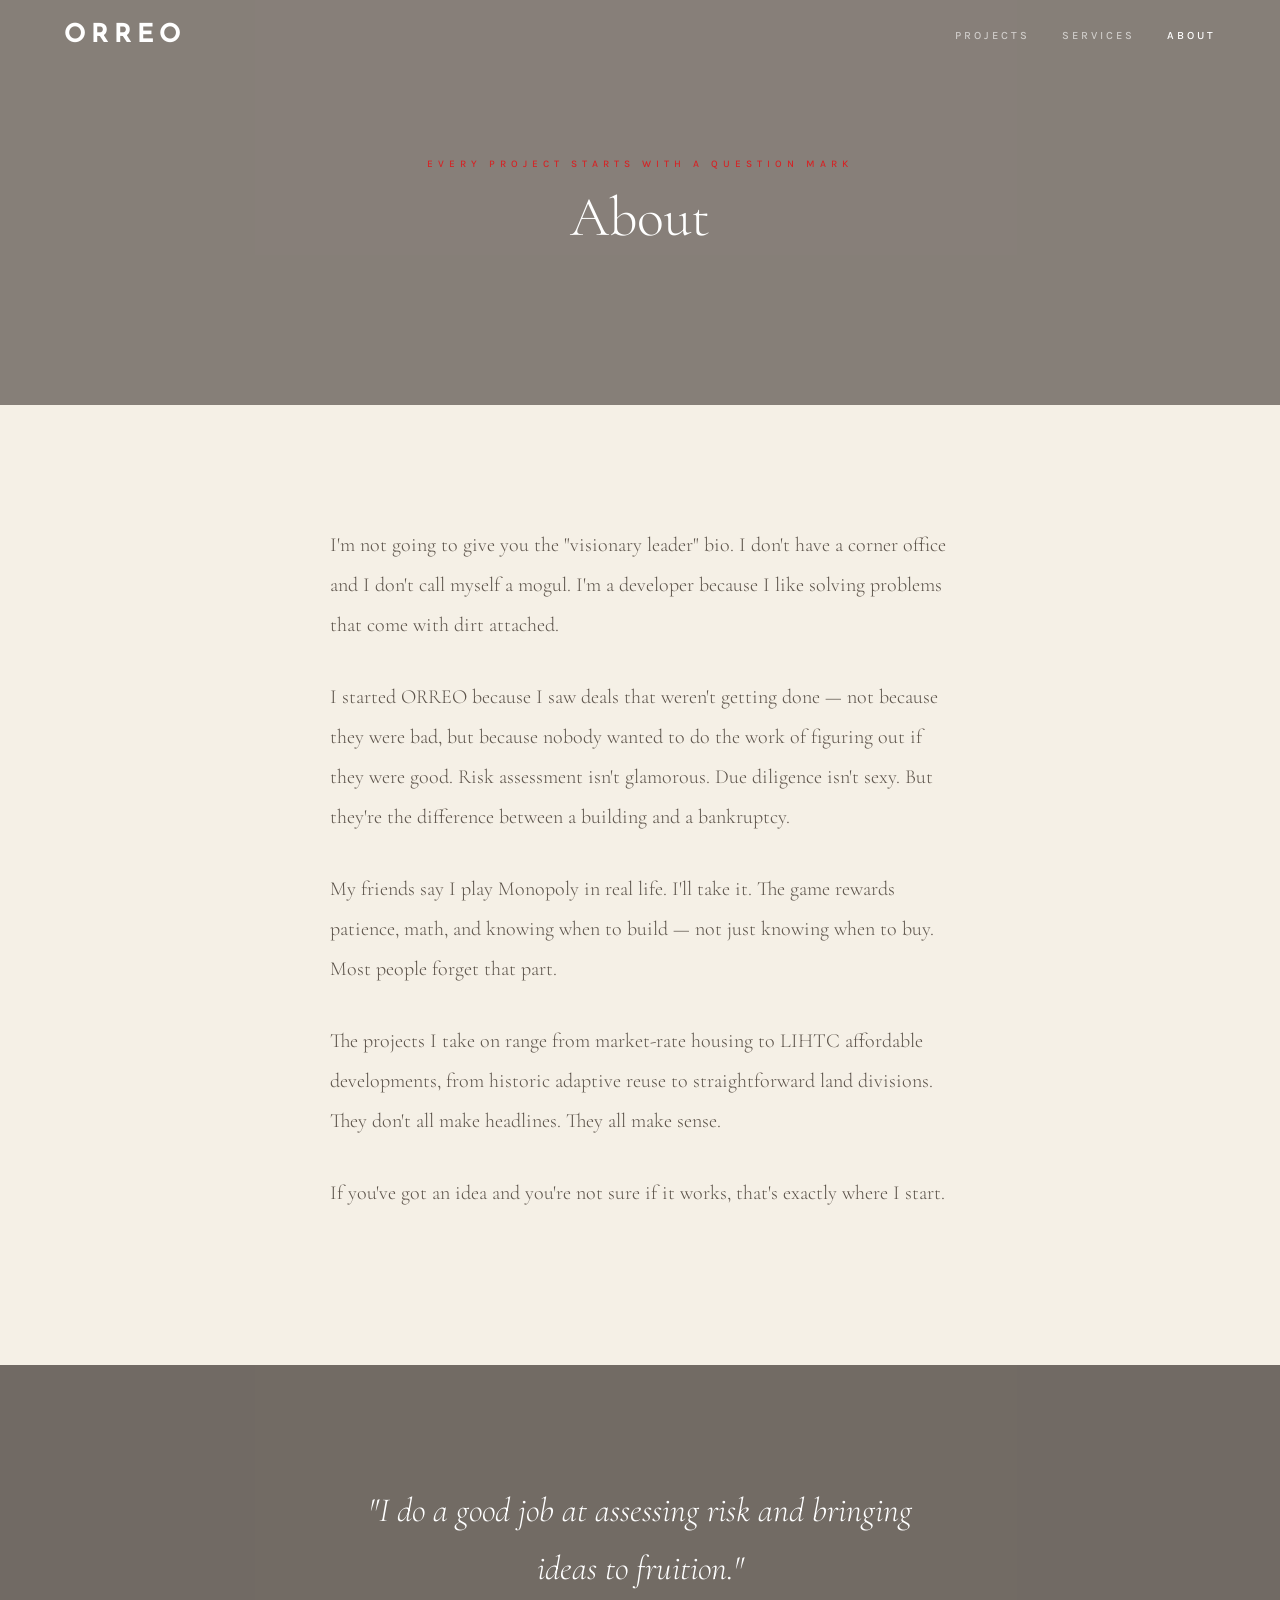
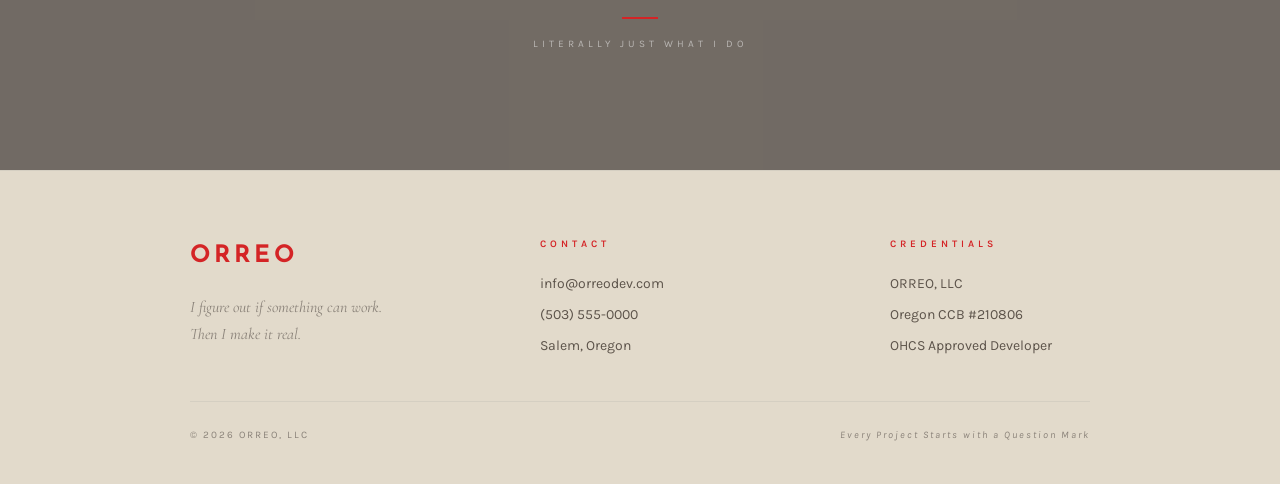
<file: about.html>
<!DOCTYPE html>
<html lang="en">
<head>
  <meta charset="UTF-8">
  <meta name="viewport" content="width=device-width, initial-scale=1.0">
  <title>About — ORREO</title>
  <link rel="stylesheet" href="style.css">
  <script src="https://identity.netlify.com/v1/netlify-identity-widget.js"></script>
</head>
<body>
  <nav class="nav">
    <a href="index.html" class="nav-logo">ORREO</a>
    <div class="nav-links">
      <a href="projects.html">Projects</a>
      <a href="services.html">Services</a>
      <a href="about.html" class="active">About</a>
    </div>
  </nav>

  <section class="hero short">
    <div class="hero-bg" style="background-image: url('https://images.unsplash.com/photo-1449844908441-8829872d2607?w=1600&q=80');"></div>
    <div class="hero-overlay" style="background: rgba(44,36,32,0.55);"></div>
    <div class="hero-content">
      <div class="label" style="margin-bottom: 12px;">Every Project Starts with a Question Mark</div>
      <h1 style="color: #fff;">About</h1>
    </div>
  </section>

  <section class="section bg-cream">
    <div class="bio">
      <p class="reveal">I'm not going to give you the "visionary leader" bio. I don't have a corner office and I don't call myself a mogul. I'm a developer because I like solving problems that come with dirt attached.</p>
      <p class="reveal">I started ORREO because I saw deals that weren't getting done — not because they were bad, but because nobody wanted to do the work of figuring out if they were good. Risk assessment isn't glamorous. Due diligence isn't sexy. But they're the difference between a building and a bankruptcy.</p>
      <p class="reveal">My friends say I play Monopoly in real life. I'll take it. The game rewards patience, math, and knowing when to build — not just knowing when to buy. Most people forget that part.</p>
      <p class="reveal">The projects I take on range from market-rate housing to LIHTC affordable developments, from historic adaptive reuse to straightforward land divisions. They don't all make headlines. They all make sense.</p>
      <p class="reveal">If you've got an idea and you're not sure if it works, that's exactly where I start.</p>
    </div>
  </section>

  <section class="hero short">
    <div class="hero-bg" style="background-image: url('https://images.unsplash.com/photo-1486718448742-163732cd1544?w=1600&q=80');"></div>
    <div class="hero-overlay" style="background: rgba(44,36,32,0.65);"></div>
    <div class="hero-content reveal">
      <div style="max-width: 580px; margin: 0 auto;">
        <div class="quote-text">"I do a good job at assessing risk and bringing ideas to fruition."</div>
        <div class="accent-line center"></div>
        <div class="quote-attr">Literally just what I do</div>
      </div>
    </div>
  </section>

  <footer class="footer" id="footer">
    <div class="footer-grid">
      <div class="footer-col">
        <div class="brand">ORREO</div>
        <div class="tagline">I figure out if something can work.<br>Then I make it real.</div>
      </div>
      <div class="footer-col">
        <div class="footer-col-title">Contact</div>
        <p>info@orreodev.com<br>(503) 555-0000<br>Salem, Oregon</p>
      </div>
      <div class="footer-col">
        <div class="footer-col-title">Credentials</div>
        <p>ORREO, LLC<br>Oregon CCB #210806<br>OHCS Approved Developer</p>
      </div>
    </div>
    <div class="footer-bottom">
      <span>&copy; 2026 ORREO, LLC</span>
      <span style="font-style: italic;">Every Project Starts with a Question Mark</span>
    </div>
  </footer>

  <script src="script.js"></script>
  <script>
    if (window.netlifyIdentity) {
      window.netlifyIdentity.on("init", user => {
        if (!user) {
          window.netlifyIdentity.on("login", () => {
            document.location.href = "/admin/";
          });
        }
      });
    }
  </script>
</body>
</html>
</file>
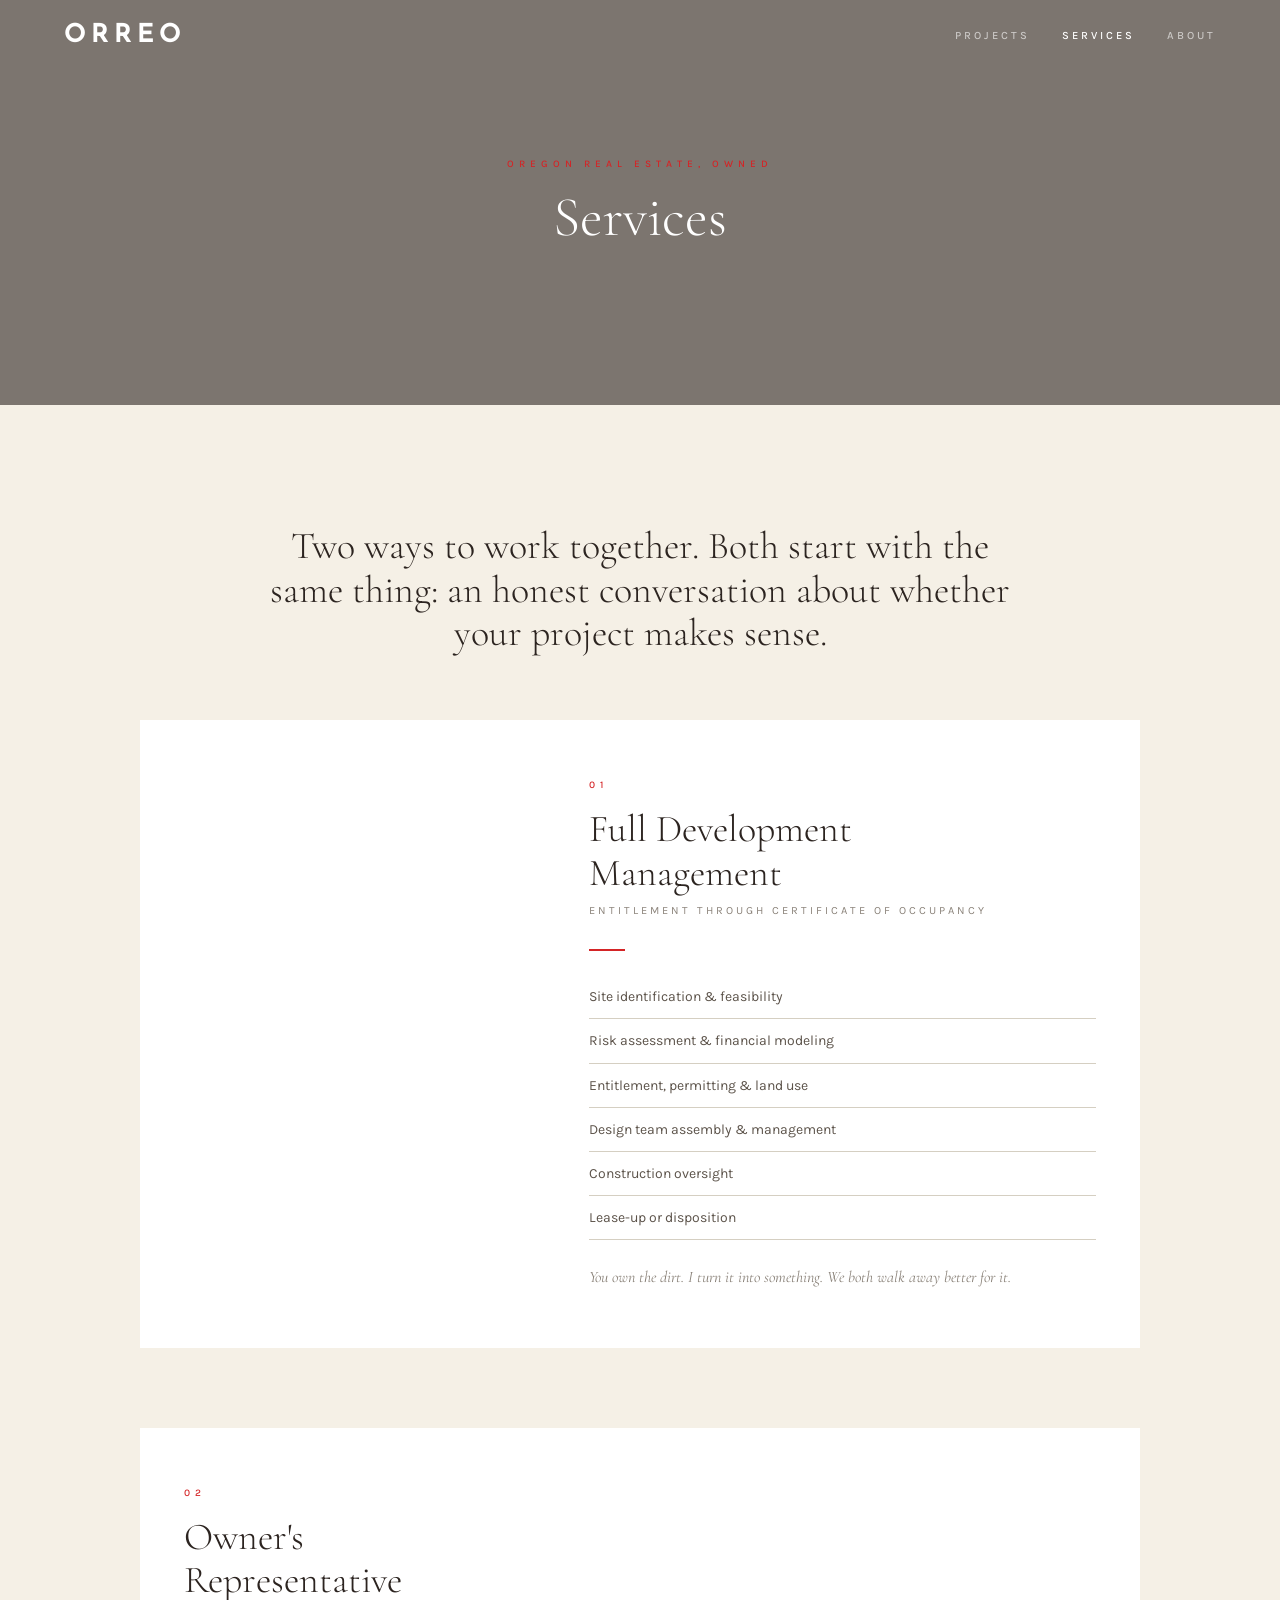
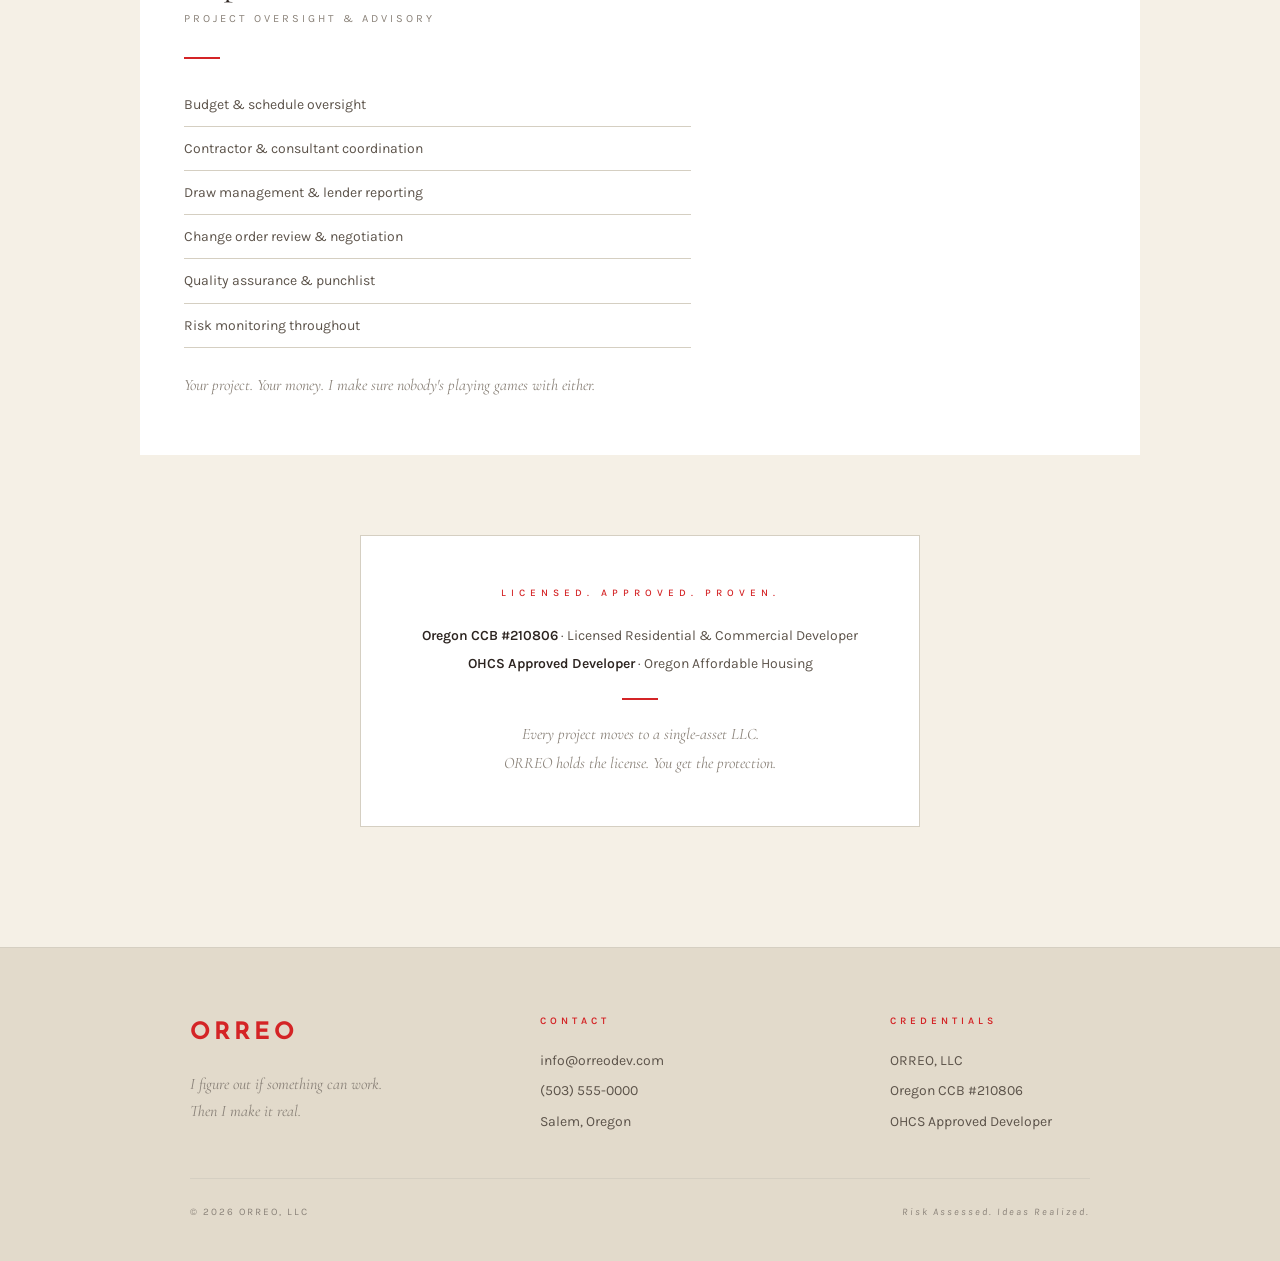
<file: services.html>
<!DOCTYPE html>
<html lang="en">
<head>
  <meta charset="UTF-8">
  <meta name="viewport" content="width=device-width, initial-scale=1.0">
  <title>Services — ORREO</title>
  <link rel="stylesheet" href="style.css">
  <script src="https://identity.netlify.com/v1/netlify-identity-widget.js"></script>
</head>
<body>
  <nav class="nav">
    <a href="index.html" class="nav-logo">ORREO</a>
    <div class="nav-links">
      <a href="projects.html">Projects</a>
      <a href="services.html" class="active">Services</a>
      <a href="about.html">About</a>
    </div>
  </nav>

  <section class="hero short">
    <div class="hero-bg" style="background-image: url('https://images.unsplash.com/photo-1541888946425-d81bb19240f5?w=1600&q=80');"></div>
    <div class="hero-overlay" style="background: rgba(44,36,32,0.6);"></div>
    <div class="hero-content">
      <div class="label" style="margin-bottom: 12px;">Oregon Real Estate, Owned</div>
      <h1 style="color: #fff;">Services</h1>
    </div>
  </section>

  <section class="section bg-cream">
    <div class="section-narrow reveal" style="margin-bottom: 64px;">
      <h2>Two ways to work together. Both start with the same thing: an honest conversation about whether your project makes sense.</h2>
    </div>

    <!-- Service 1 -->
    <div class="service-card reveal">
      <div class="service-text">
        <div class="label" style="margin-bottom: 14px;">01</div>
        <h2 style="margin-bottom: 6px;">Full Development<br>Management</h2>
        <div class="subtitle" style="margin-bottom: 28px;">Entitlement through Certificate of Occupancy</div>
        <div class="accent-line"></div>
        <ul class="service-items" style="margin-top: 24px;">
          <li>Site identification &amp; feasibility</li>
          <li>Risk assessment &amp; financial modeling</li>
          <li>Entitlement, permitting &amp; land use</li>
          <li>Design team assembly &amp; management</li>
          <li>Construction oversight</li>
          <li>Lease-up or disposition</li>
        </ul>
        <div class="service-note">You own the dirt. I turn it into something. We both walk away better for it.</div>
      </div>
      <div class="service-img" style="background-image: url('https://images.unsplash.com/photo-1504307651254-35680f356dfd?w=800&q=80');"></div>
    </div>

    <!-- Service 2 -->
    <div class="service-card reveal">
      <div class="service-text">
        <div class="label" style="margin-bottom: 14px;">02</div>
        <h2 style="margin-bottom: 6px;">Owner's<br>Representative</h2>
        <div class="subtitle" style="margin-bottom: 28px;">Project Oversight &amp; Advisory</div>
        <div class="accent-line"></div>
        <ul class="service-items" style="margin-top: 24px;">
          <li>Budget &amp; schedule oversight</li>
          <li>Contractor &amp; consultant coordination</li>
          <li>Draw management &amp; lender reporting</li>
          <li>Change order review &amp; negotiation</li>
          <li>Quality assurance &amp; punchlist</li>
          <li>Risk monitoring throughout</li>
        </ul>
        <div class="service-note">Your project. Your money. I make sure nobody's playing games with either.</div>
      </div>
      <div class="service-img" style="background-image: url('https://images.unsplash.com/photo-1621905252507-b35492cc74b4?w=800&q=80');"></div>
    </div>

    <!-- Credentials -->
    <div class="reveal">
      <div class="credentials-box">
        <div class="label" style="margin-bottom: 20px;">Licensed. Approved. Proven.</div>
        <p style="font-size: 14px; color: var(--text-mid); line-height: 2;">
          <span style="color: var(--text); font-weight: 600;">Oregon CCB #210806</span> · Licensed Residential &amp; Commercial Developer
        </p>
        <p style="font-size: 14px; color: var(--text-mid); line-height: 2;">
          <span style="color: var(--text); font-weight: 600;">OHCS Approved Developer</span> · Oregon Affordable Housing
        </p>
        <div class="accent-line center" style="margin: 20px auto;"></div>
        <p style="font-family: 'Cormorant Garamond', serif; font-size: 16px; font-style: italic; color: var(--text-light);">
          Every project moves to a single-asset LLC.<br>ORREO holds the license. You get the protection.
        </p>
      </div>
    </div>
  </section>

  <footer class="footer" id="footer">
    <div class="footer-grid">
      <div class="footer-col">
        <div class="brand">ORREO</div>
        <div class="tagline">I figure out if something can work.<br>Then I make it real.</div>
      </div>
      <div class="footer-col">
        <div class="footer-col-title">Contact</div>
        <p>info@orreodev.com<br>(503) 555-0000<br>Salem, Oregon</p>
      </div>
      <div class="footer-col">
        <div class="footer-col-title">Credentials</div>
        <p>ORREO, LLC<br>Oregon CCB #210806<br>OHCS Approved Developer</p>
      </div>
    </div>
    <div class="footer-bottom">
      <span>&copy; 2026 ORREO, LLC</span>
      <span style="font-style: italic;">Risk Assessed. Ideas Realized.</span>
    </div>
  </footer>

  <script src="script.js"></script>
  <script>
    if (window.netlifyIdentity) {
      window.netlifyIdentity.on("init", user => {
        if (!user) {
          window.netlifyIdentity.on("login", () => {
            document.location.href = "/admin/";
          });
        }
      });
    }
  </script>
</body>
</html>
</file>
<file: style.css>
/* ===== ORREO — Global Styles ===== */
@import url('https://fonts.googleapis.com/css2?family=Cormorant+Garamond:ital,wght@0,300;0,400;0,500;0,600;1,300;1,400&family=Karla:ital,wght@0,400;0,500;0,600;0,700;1,400&family=Josefin+Sans:wght@400;600;700&display=swap');

:root {
  --bg: #F5F0E6;
  --bg-alt: #EDE7DA;
  --bg-dark: #E2DACB;
  --white: #FFFFFF;
  --red: #D42426;
  --red-dark: #A51C1E;
  --red-light: #E8D5C4;
  --text: #2C2420;
  --text-mid: #5C534A;
  --text-light: #8A8279;
  --sand: #C4B49A;
  --line: #D5CFC2;
}

*, *::before, *::after { box-sizing: border-box; margin: 0; padding: 0; }
html { scroll-behavior: smooth; }
::selection { background: var(--red); color: #fff; }

body {
  font-family: 'Karla', sans-serif;
  background: var(--bg);
  color: var(--text);
  font-size: 16px;
  line-height: 1.8;
  overflow-x: hidden;
}

a { color: inherit; text-decoration: none; }
img { max-width: 100%; display: block; }

/* ===== TYPOGRAPHY ===== */
h1, h2, h3 {
  font-family: 'Cormorant Garamond', serif;
  font-weight: 300;
  line-height: 1.15;
}
h1 { font-size: clamp(36px, 6vw, 56px); }
h2 { font-size: clamp(24px, 4vw, 38px); }
h3 { font-size: clamp(20px, 3vw, 28px); }

.label {
  font-family: 'Karla', sans-serif;
  font-size: 10px;
  font-weight: 500;
  letter-spacing: 5px;
  text-transform: uppercase;
  color: var(--red);
}

.subtitle {
  font-family: 'Karla', sans-serif;
  font-size: 11px;
  letter-spacing: 3px;
  text-transform: uppercase;
  color: var(--text-light);
}

/* ===== NAV ===== */
.nav {
  position: fixed;
  top: 0; left: 0; right: 0;
  z-index: 1000;
  display: flex;
  align-items: center;
  justify-content: space-between;
  padding: 0 clamp(24px, 5vw, 80px);
  height: 72px;
  transition: all 0.4s ease;
}
.nav.scrolled {
  background: rgba(245, 240, 230, 0.95);
  backdrop-filter: blur(16px);
  border-bottom: 1px solid var(--line);
  height: 56px;
}
.nav-logo {
  font-family: 'Josefin Sans', sans-serif;
  font-size: 26px;
  font-weight: 700;
  letter-spacing: 5px;
  transition: all 0.4s;
}
.nav.scrolled .nav-logo { font-size: 22px; }

/* Nav colors: default for pages with dark hero */
.nav-logo { color: #fff; }
.nav-links a { color: rgba(255,255,255,0.6); transition: color 0.3s; }
.nav-links a:hover, .nav-links a.active { color: #fff; }

/* When scrolled, always switch to dark-on-light */
.nav.scrolled .nav-logo { color: var(--red); }
.nav.scrolled .nav-links a { color: var(--text-light); }
.nav.scrolled .nav-links a:hover,
.nav.scrolled .nav-links a.active { color: var(--red); }

/* Home page hero has light overlay, so nav should be dark from the start */
body.home-page .nav:not(.scrolled) .nav-logo { color: var(--red); }
body.home-page .nav:not(.scrolled) .nav-links a { color: var(--text-light); }
body.home-page .nav:not(.scrolled) .nav-links a:hover,
body.home-page .nav:not(.scrolled) .nav-links a.active { color: var(--red); }

.nav-links {
  display: flex;
  gap: clamp(16px, 3vw, 32px);
}
.nav-links a {
  font-family: 'Karla', sans-serif;
  font-size: 11px;
  font-weight: 500;
  letter-spacing: 3px;
  text-transform: uppercase;
}

/* ===== HERO BANNER ===== */
.hero {
  position: relative;
  display: flex;
  align-items: center;
  justify-content: center;
  overflow: hidden;
  min-height: 100vh;
}
.hero.short { min-height: 45vh; }
.hero-bg {
  position: absolute;
  inset: -20% 0;
  background-size: cover;
  background-position: center;
  will-change: transform;
}
.hero-overlay {
  position: absolute;
  inset: 0;
}
.hero-content {
  position: relative;
  z-index: 2;
  text-align: center;
  padding: 0 24px;
  width: 100%;
}

/* ===== SECTIONS ===== */
.section {
  padding: clamp(60px, 10vw, 120px) clamp(24px, 8vw, 120px);
}
.section-narrow {
  max-width: 750px;
  margin: 0 auto;
  text-align: center;
}
.section-wide {
  max-width: 1200px;
  margin: 0 auto;
}
.bg-cream { background: var(--bg); }
.bg-alt { background: var(--bg-alt); }
.bg-white { background: var(--white); }
.bg-dark-border {
  background: var(--white);
  border-top: 1px solid var(--line);
  border-bottom: 1px solid var(--line);
}

/* ===== RED ACCENT LINE ===== */
.accent-line {
  width: 36px;
  height: 2px;
  background: var(--red);
  margin: 16px 0;
  transition: width 0.5s ease;
}
.accent-line.center { margin: 16px auto; }

/* ===== BUTTONS ===== */
.btn {
  display: inline-block;
  padding: 16px 44px;
  font-family: 'Karla', sans-serif;
  font-size: 10px;
  font-weight: 600;
  letter-spacing: 4px;
  text-transform: uppercase;
  cursor: pointer;
  transition: all 0.3s ease;
  border: none;
}
.btn-primary {
  background: var(--red);
  color: #fff;
}
.btn-primary:hover {
  background: var(--red-dark);
  transform: translateY(-2px);
}
.btn-outline {
  background: transparent;
  color: var(--text);
  border: 1px solid var(--sand);
}
.btn-outline:hover {
  border-color: var(--red);
  color: var(--red);
}
.btn-outline-red {
  background: transparent;
  color: var(--red);
  border: 1px solid var(--red);
}
.btn-outline-red:hover {
  background: var(--red);
  color: #fff;
}
.btn-group {
  display: flex;
  gap: 16px;
  justify-content: center;
  flex-wrap: wrap;
}

/* ===== STATS ===== */
.stats {
  display: flex;
  justify-content: center;
  gap: clamp(40px, 8vw, 120px);
  flex-wrap: wrap;
}
.stat-number {
  font-family: 'Cormorant Garamond', serif;
  font-size: 52px;
  font-weight: 300;
  line-height: 1;
  margin-bottom: 8px;
}
.stat-label {
  font-size: 10px;
  font-weight: 500;
  letter-spacing: 4px;
  text-transform: uppercase;
  color: var(--text-light);
}

/* ===== PROJECT CARDS ===== */
.project-card {
  display: flex;
  height: 380px;
  background: var(--white);
  margin-bottom: 3px;
  overflow: hidden;
}
.project-card:nth-child(even) { flex-direction: row-reverse; }
.project-card-img {
  flex: 1.2;
  overflow: hidden;
}
.project-card-img img {
  width: 100%;
  height: 100%;
  object-fit: cover;
  transition: transform 0.8s cubic-bezier(0.16, 1, 0.3, 1);
}
.project-card:hover .project-card-img img {
  transform: scale(1.04);
}
.project-card-content {
  flex: 1;
  display: flex;
  flex-direction: column;
  justify-content: center;
  padding: 48px clamp(28px, 4vw, 56px);
}
.project-card:hover .accent-line { width: 72px; }
.project-type {
  font-size: 10px;
  font-weight: 500;
  letter-spacing: 4px;
  text-transform: uppercase;
  color: var(--red);
  margin-bottom: 12px;
}
.project-name {
  font-family: 'Cormorant Garamond', serif;
  font-size: 28px;
  font-weight: 400;
  margin-bottom: 6px;
}
.project-detail {
  font-size: 13px;
  font-weight: 500;
  color: var(--sand);
  letter-spacing: 2px;
  margin-bottom: 20px;
}
.project-desc {
  font-size: 14px;
  line-height: 1.8;
  color: var(--text-mid);
}

/* ===== SERVICES ===== */
.service-card {
  display: flex;
  gap: 0;
  flex-wrap: wrap;
  background: var(--white);
  overflow: hidden;
  max-width: 1000px;
  margin: 0 auto 80px;
}
.service-card:nth-child(even) { flex-direction: row-reverse; }
.service-text {
  flex: 1;
  min-width: 300px;
  padding: 56px 44px;
}
.service-img {
  flex: 0.8;
  min-width: 280px;
  min-height: 400px;
  background-size: cover;
  background-position: center;
}
.service-items {
  list-style: none;
}
.service-items li {
  font-size: 14px;
  color: var(--text-mid);
  padding: 9px 0;
  border-bottom: 1px solid var(--line);
}
.service-note {
  margin-top: 24px;
  font-family: 'Cormorant Garamond', serif;
  font-size: 16px;
  font-style: italic;
  color: var(--text-light);
  line-height: 1.7;
}

/* ===== CREDENTIALS BOX ===== */
.credentials-box {
  max-width: 560px;
  margin: 0 auto;
  text-align: center;
  padding: 48px 36px;
  border: 1px solid var(--line);
  background: var(--white);
}

/* ===== FOOTER ===== */
.footer {
  background: var(--bg-dark);
  border-top: 1px solid var(--line);
  padding: 64px clamp(24px, 8vw, 100px) 40px;
}
.footer-grid {
  max-width: 900px;
  margin: 0 auto;
  display: flex;
  justify-content: space-between;
  flex-wrap: wrap;
  gap: 48px;
}
.footer-col { min-width: 200px; }
.footer-col-title {
  font-size: 10px;
  font-weight: 600;
  letter-spacing: 4px;
  text-transform: uppercase;
  color: var(--red);
  margin-bottom: 16px;
}
.footer-col p {
  font-size: 14px;
  color: var(--text-mid);
  line-height: 2.2;
  margin: 0;
}
.footer-col .brand {
  font-family: 'Josefin Sans', sans-serif;
  font-size: 24px;
  font-weight: 700;
  color: var(--red);
  letter-spacing: 4px;
  margin-bottom: 16px;
}
.footer-col .tagline {
  font-family: 'Cormorant Garamond', serif;
  font-size: 16px;
  font-style: italic;
  color: var(--text-light);
  line-height: 1.7;
}
.footer-bottom {
  max-width: 900px;
  margin: 40px auto 0;
  padding-top: 24px;
  border-top: 1px solid var(--line);
  display: flex;
  justify-content: space-between;
  flex-wrap: wrap;
  gap: 8px;
  font-size: 10px;
  color: var(--text-light);
  letter-spacing: 2px;
}

/* ===== SCROLL REVEAL ===== */
.reveal {
  opacity: 0;
  transform: translateY(36px);
  transition: opacity 0.8s ease, transform 0.8s ease;
}
.reveal.visible {
  opacity: 1;
  transform: translateY(0);
}

/* ===== TAGLINE ROTATOR ===== */
.tagline-rotator {
  transition: opacity 0.3s ease;
}

/* ===== ABOUT BIO ===== */
.bio {
  max-width: 620px;
  margin: 0 auto;
}
.bio p {
  font-family: 'Cormorant Garamond', serif;
  font-size: 20px;
  font-weight: 300;
  line-height: 2;
  color: var(--text-mid);
  margin-bottom: 32px;
}

/* ===== QUOTE SECTION ===== */
.quote-text {
  font-family: 'Cormorant Garamond', serif;
  font-size: clamp(22px, 3.5vw, 34px);
  font-weight: 300;
  font-style: italic;
  color: #fff;
  line-height: 1.7;
  margin-bottom: 20px;
}
.quote-attr {
  font-size: 10px;
  letter-spacing: 4px;
  text-transform: uppercase;
  color: rgba(255,255,255,0.5);
}

/* ===== RESPONSIVE ===== */
@media (max-width: 768px) {
  .project-card {
    flex-direction: column !important;
    height: auto;
  }
  .project-card-img { height: 250px; }
  .project-card-content { padding: 32px 24px; }
  .service-card { flex-direction: column !important; }
  .service-img { min-height: 250px; }
  .stats { gap: 32px; }
  .stat-number { font-size: 40px; }
  .footer-grid { flex-direction: column; gap: 32px; }
  .nav-links { gap: 12px; }
  .nav-links a { font-size: 9px; letter-spacing: 2px; }
}
</file>
